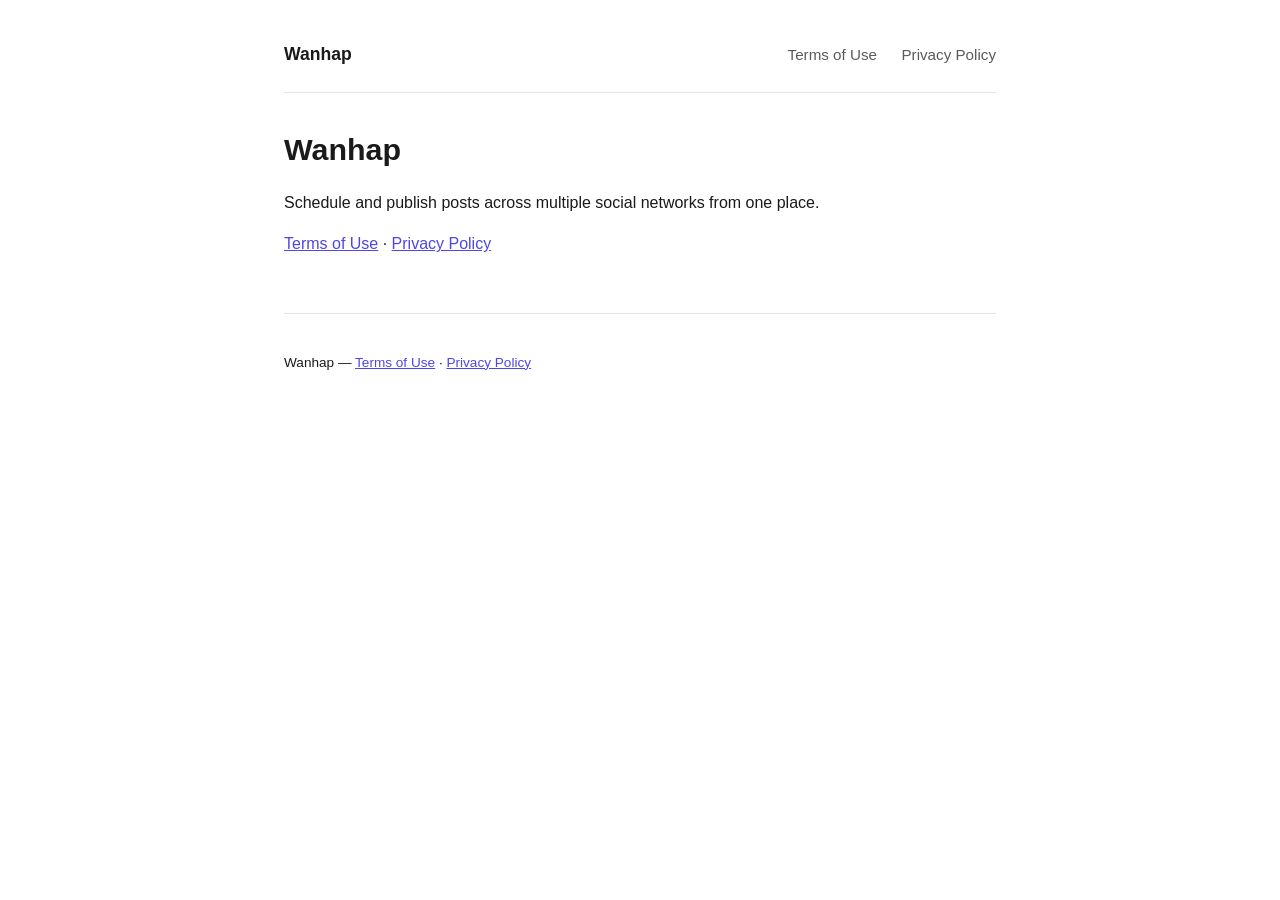
<file: index.html>
<!--
  DRAFT — temporary placeholder homepage, not the final marketing site.
  This page exists only so the site has something to serve at "/" while
  the real landing page is developed.
-->
<!doctype html>
<html lang="en">
<head>
  <meta charset="utf-8" />
  <meta name="viewport" content="width=device-width, initial-scale=1" />
  <title>Wanhap</title>
  <meta name="description" content="Wanhap — schedule and publish posts across multiple social networks." />
  <link rel="stylesheet" href="/assets/style.css" />
</head>
<body>
  <div class="page">
    <header class="site-header">
      <a class="brand" href="/">Wanhap</a>
      <nav>
        <a href="/terms">Terms of Use</a>
        <a href="/privacy">Privacy Policy</a>
      </nav>
    </header>

    <h1>Wanhap</h1>
    <p>Schedule and publish posts across multiple social networks from one place.</p>

    <p>
      <a href="/terms">Terms of Use</a> ·
      <a href="/privacy">Privacy Policy</a>
    </p>

    <footer class="site-footer">
      <p>Wanhap — <a href="/terms">Terms of Use</a> · <a href="/privacy">Privacy Policy</a></p>
    </footer>
  </div>
</body>
</html>
</file>
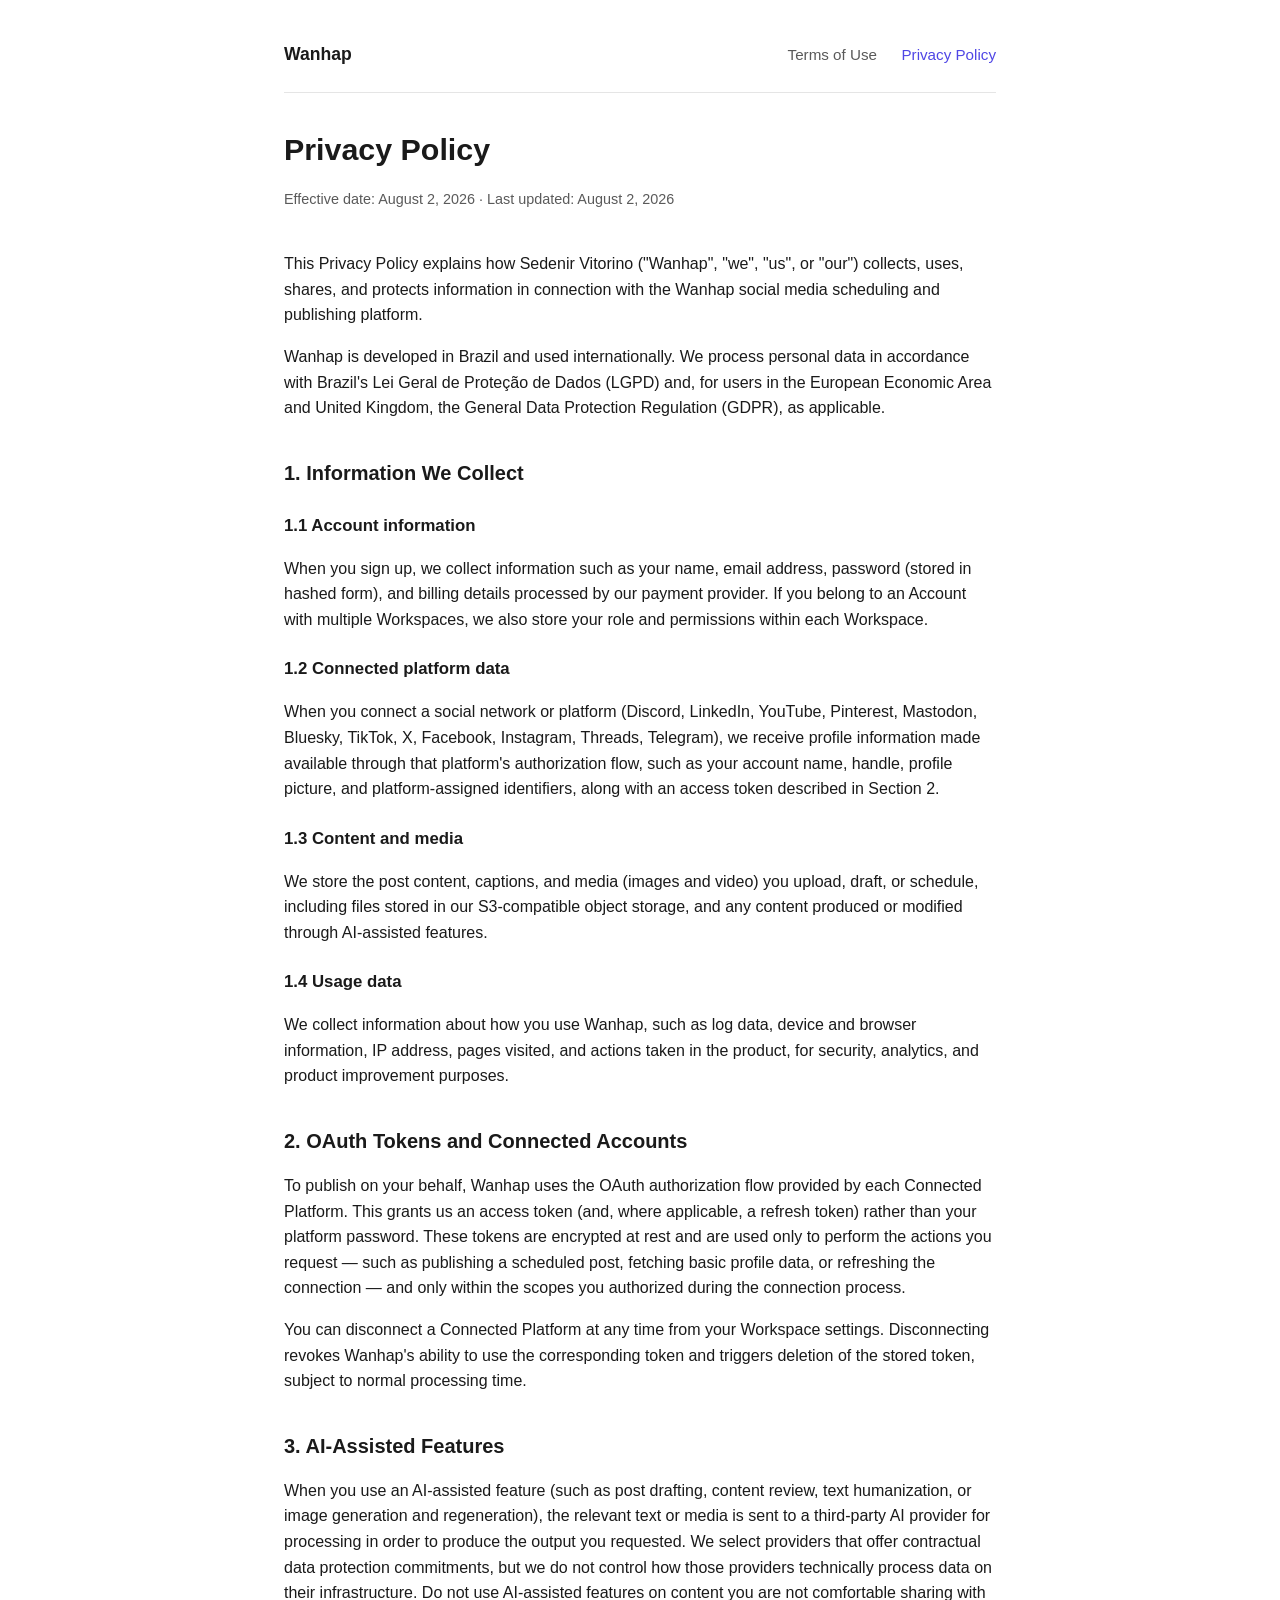
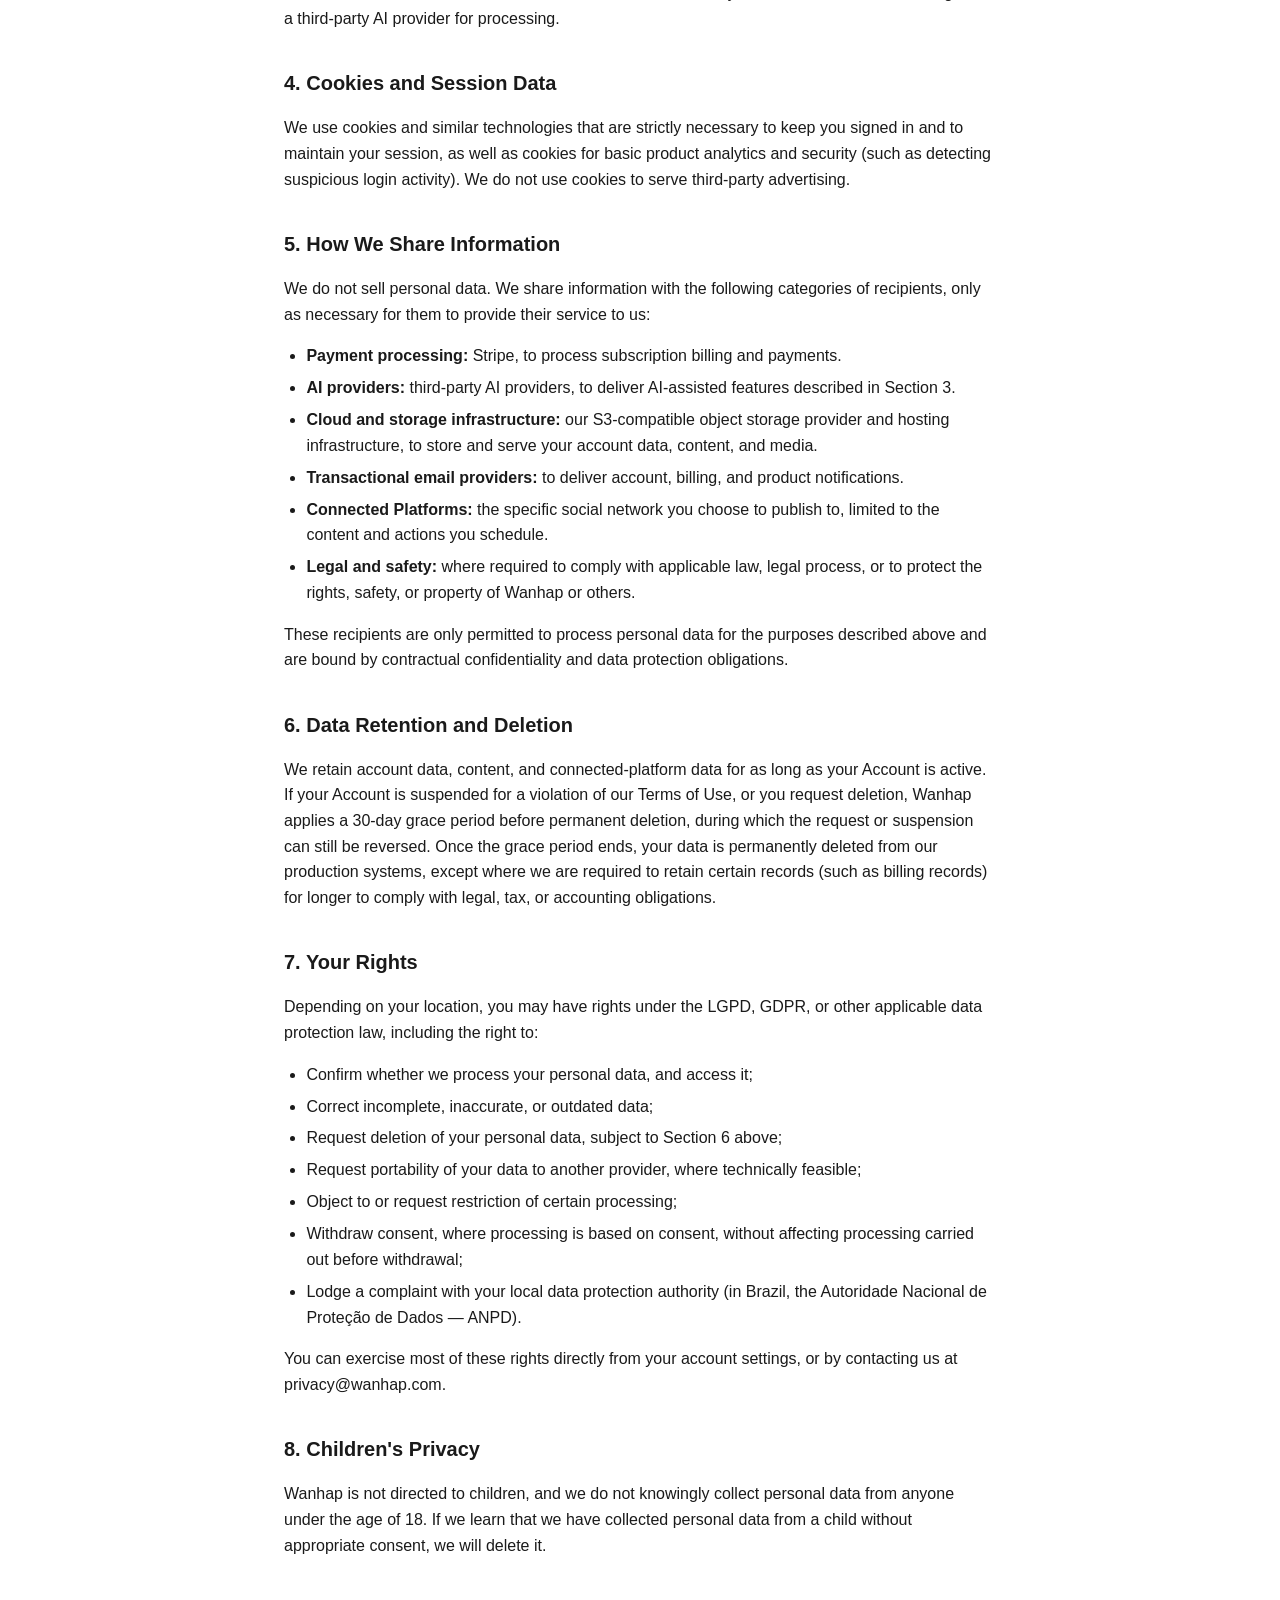
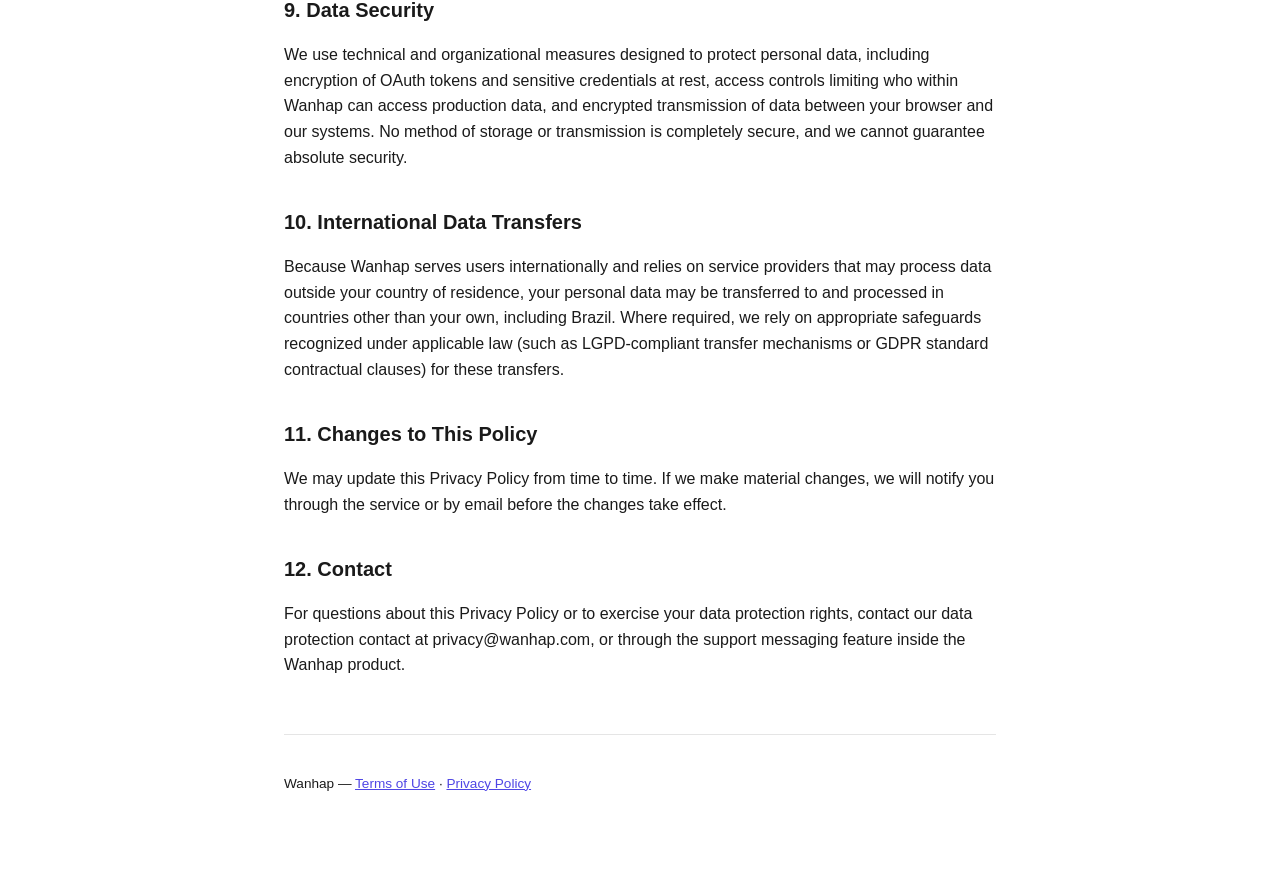
<file: privacy/index.html>
<!--
  DRAFT — requires legal review before production use.
  Generated as starting point, not legal advice.
-->
<!doctype html>
<html lang="en">
<head>
  <meta charset="utf-8" />
  <meta name="viewport" content="width=device-width, initial-scale=1" />
  <title>Privacy Policy — Wanhap</title>
  <meta name="description" content="Wanhap Privacy Policy" />
  <meta name="robots" content="noindex" />
  <link rel="stylesheet" href="/assets/style.css" />
</head>
<body>
  <div class="page">
    <header class="site-header">
      <a class="brand" href="/">Wanhap</a>
      <nav>
        <a href="/terms">Terms of Use</a>
        <a href="/privacy" aria-current="page">Privacy Policy</a>
      </nav>
    </header>

    <h1>Privacy Policy</h1>
    <p class="meta">Effective date: August 2, 2026 · Last updated: August 2, 2026</p>

    <p>This Privacy Policy explains how Sedenir Vitorino ("Wanhap", "we", "us", or "our") collects, uses, shares, and protects information in connection with the Wanhap social media scheduling and publishing platform.</p>
    <p>Wanhap is developed in Brazil and used internationally. We process personal data in accordance with Brazil's Lei Geral de Proteção de Dados (LGPD) and, for users in the European Economic Area and United Kingdom, the General Data Protection Regulation (GDPR), as applicable.</p>

    <h2>1. Information We Collect</h2>
    <h3>1.1 Account information</h3>
    <p>When you sign up, we collect information such as your name, email address, password (stored in hashed form), and billing details processed by our payment provider. If you belong to an Account with multiple Workspaces, we also store your role and permissions within each Workspace.</p>
    <h3>1.2 Connected platform data</h3>
    <p>When you connect a social network or platform (Discord, LinkedIn, YouTube, Pinterest, Mastodon, Bluesky, TikTok, X, Facebook, Instagram, Threads, Telegram), we receive profile information made available through that platform's authorization flow, such as your account name, handle, profile picture, and platform-assigned identifiers, along with an access token described in Section 2.</p>
    <h3>1.3 Content and media</h3>
    <p>We store the post content, captions, and media (images and video) you upload, draft, or schedule, including files stored in our S3-compatible object storage, and any content produced or modified through AI-assisted features.</p>
    <h3>1.4 Usage data</h3>
    <p>We collect information about how you use Wanhap, such as log data, device and browser information, IP address, pages visited, and actions taken in the product, for security, analytics, and product improvement purposes.</p>

    <h2>2. OAuth Tokens and Connected Accounts</h2>
    <p>To publish on your behalf, Wanhap uses the OAuth authorization flow provided by each Connected Platform. This grants us an access token (and, where applicable, a refresh token) rather than your platform password. These tokens are encrypted at rest and are used only to perform the actions you request — such as publishing a scheduled post, fetching basic profile data, or refreshing the connection — and only within the scopes you authorized during the connection process.</p>
    <p>You can disconnect a Connected Platform at any time from your Workspace settings. Disconnecting revokes Wanhap's ability to use the corresponding token and triggers deletion of the stored token, subject to normal processing time.</p>

    <h2>3. AI-Assisted Features</h2>
    <p>When you use an AI-assisted feature (such as post drafting, content review, text humanization, or image generation and regeneration), the relevant text or media is sent to a third-party AI provider for processing in order to produce the output you requested. We select providers that offer contractual data protection commitments, but we do not control how those providers technically process data on their infrastructure. Do not use AI-assisted features on content you are not comfortable sharing with a third-party AI provider for processing.</p>

    <h2>4. Cookies and Session Data</h2>
    <p>We use cookies and similar technologies that are strictly necessary to keep you signed in and to maintain your session, as well as cookies for basic product analytics and security (such as detecting suspicious login activity). We do not use cookies to serve third-party advertising.</p>

    <h2>5. How We Share Information</h2>
    <p>We do not sell personal data. We share information with the following categories of recipients, only as necessary for them to provide their service to us:</p>
    <ul>
      <li><strong>Payment processing:</strong> Stripe, to process subscription billing and payments.</li>
      <li><strong>AI providers:</strong> third-party AI providers, to deliver AI-assisted features described in Section 3.</li>
      <li><strong>Cloud and storage infrastructure:</strong> our S3-compatible object storage provider and hosting infrastructure, to store and serve your account data, content, and media.</li>
      <li><strong>Transactional email providers:</strong> to deliver account, billing, and product notifications.</li>
      <li><strong>Connected Platforms:</strong> the specific social network you choose to publish to, limited to the content and actions you schedule.</li>
      <li><strong>Legal and safety:</strong> where required to comply with applicable law, legal process, or to protect the rights, safety, or property of Wanhap or others.</li>
    </ul>
    <p>These recipients are only permitted to process personal data for the purposes described above and are bound by contractual confidentiality and data protection obligations.</p>

    <h2>6. Data Retention and Deletion</h2>
    <p>We retain account data, content, and connected-platform data for as long as your Account is active. If your Account is suspended for a violation of our Terms of Use, or you request deletion, Wanhap applies a 30-day grace period before permanent deletion, during which the request or suspension can still be reversed. Once the grace period ends, your data is permanently deleted from our production systems, except where we are required to retain certain records (such as billing records) for longer to comply with legal, tax, or accounting obligations.</p>

    <h2>7. Your Rights</h2>
    <p>Depending on your location, you may have rights under the LGPD, GDPR, or other applicable data protection law, including the right to:</p>
    <ul>
      <li>Confirm whether we process your personal data, and access it;</li>
      <li>Correct incomplete, inaccurate, or outdated data;</li>
      <li>Request deletion of your personal data, subject to Section 6 above;</li>
      <li>Request portability of your data to another provider, where technically feasible;</li>
      <li>Object to or request restriction of certain processing;</li>
      <li>Withdraw consent, where processing is based on consent, without affecting processing carried out before withdrawal;</li>
      <li>Lodge a complaint with your local data protection authority (in Brazil, the Autoridade Nacional de Proteção de Dados — ANPD).</li>
    </ul>
    <p>You can exercise most of these rights directly from your account settings, or by contacting us at privacy@wanhap.com.</p>

    <h2>8. Children's Privacy</h2>
    <p>Wanhap is not directed to children, and we do not knowingly collect personal data from anyone under the age of 18. If we learn that we have collected personal data from a child without appropriate consent, we will delete it.</p>

    <h2>9. Data Security</h2>
    <p>We use technical and organizational measures designed to protect personal data, including encryption of OAuth tokens and sensitive credentials at rest, access controls limiting who within Wanhap can access production data, and encrypted transmission of data between your browser and our systems. No method of storage or transmission is completely secure, and we cannot guarantee absolute security.</p>

    <h2>10. International Data Transfers</h2>
    <p>Because Wanhap serves users internationally and relies on service providers that may process data outside your country of residence, your personal data may be transferred to and processed in countries other than your own, including Brazil. Where required, we rely on appropriate safeguards recognized under applicable law (such as LGPD-compliant transfer mechanisms or GDPR standard contractual clauses) for these transfers.</p>

    <h2>11. Changes to This Policy</h2>
    <p>We may update this Privacy Policy from time to time. If we make material changes, we will notify you through the service or by email before the changes take effect.</p>

    <h2>12. Contact</h2>
    <p>For questions about this Privacy Policy or to exercise your data protection rights, contact our data protection contact at privacy@wanhap.com, or through the support messaging feature inside the Wanhap product.</p>

    <footer class="site-footer">
      <p>Wanhap — <a href="/terms">Terms of Use</a> · <a href="/privacy">Privacy Policy</a></p>
    </footer>
  </div>
</body>
</html>
</file>
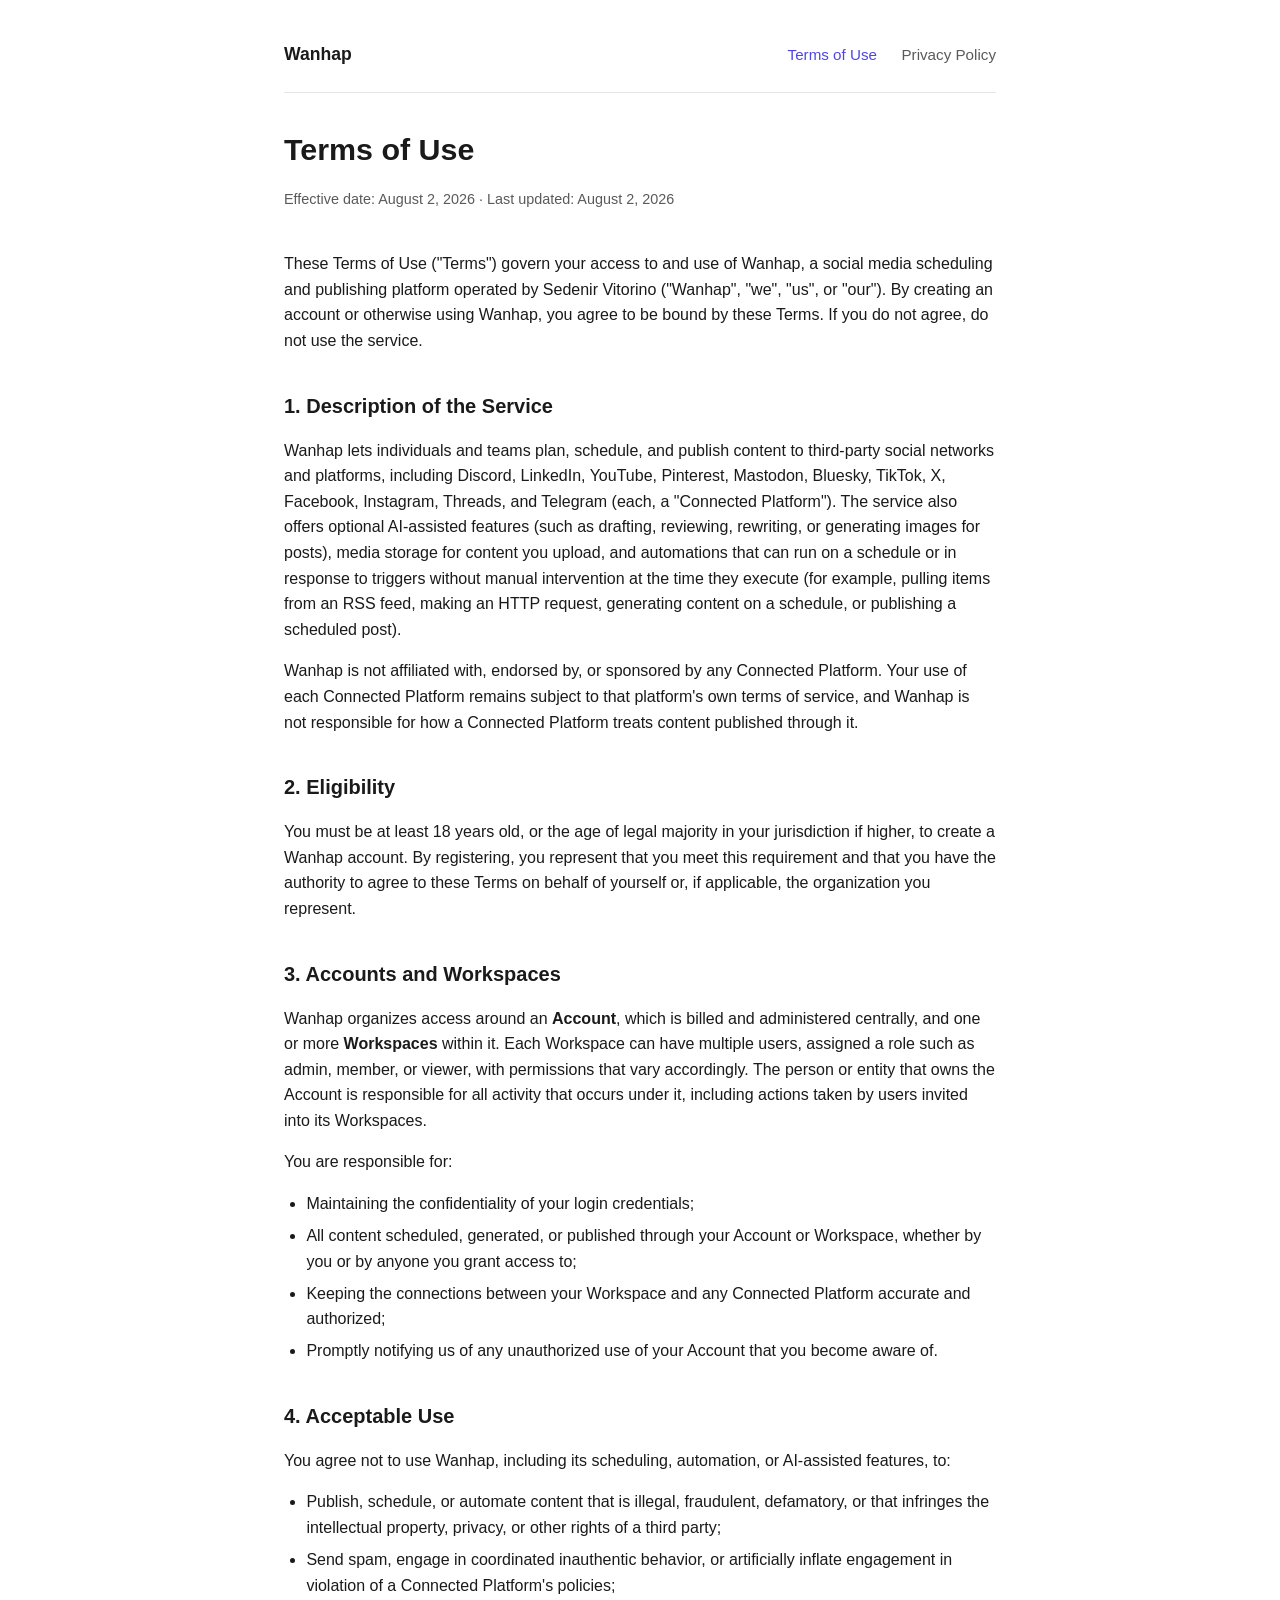
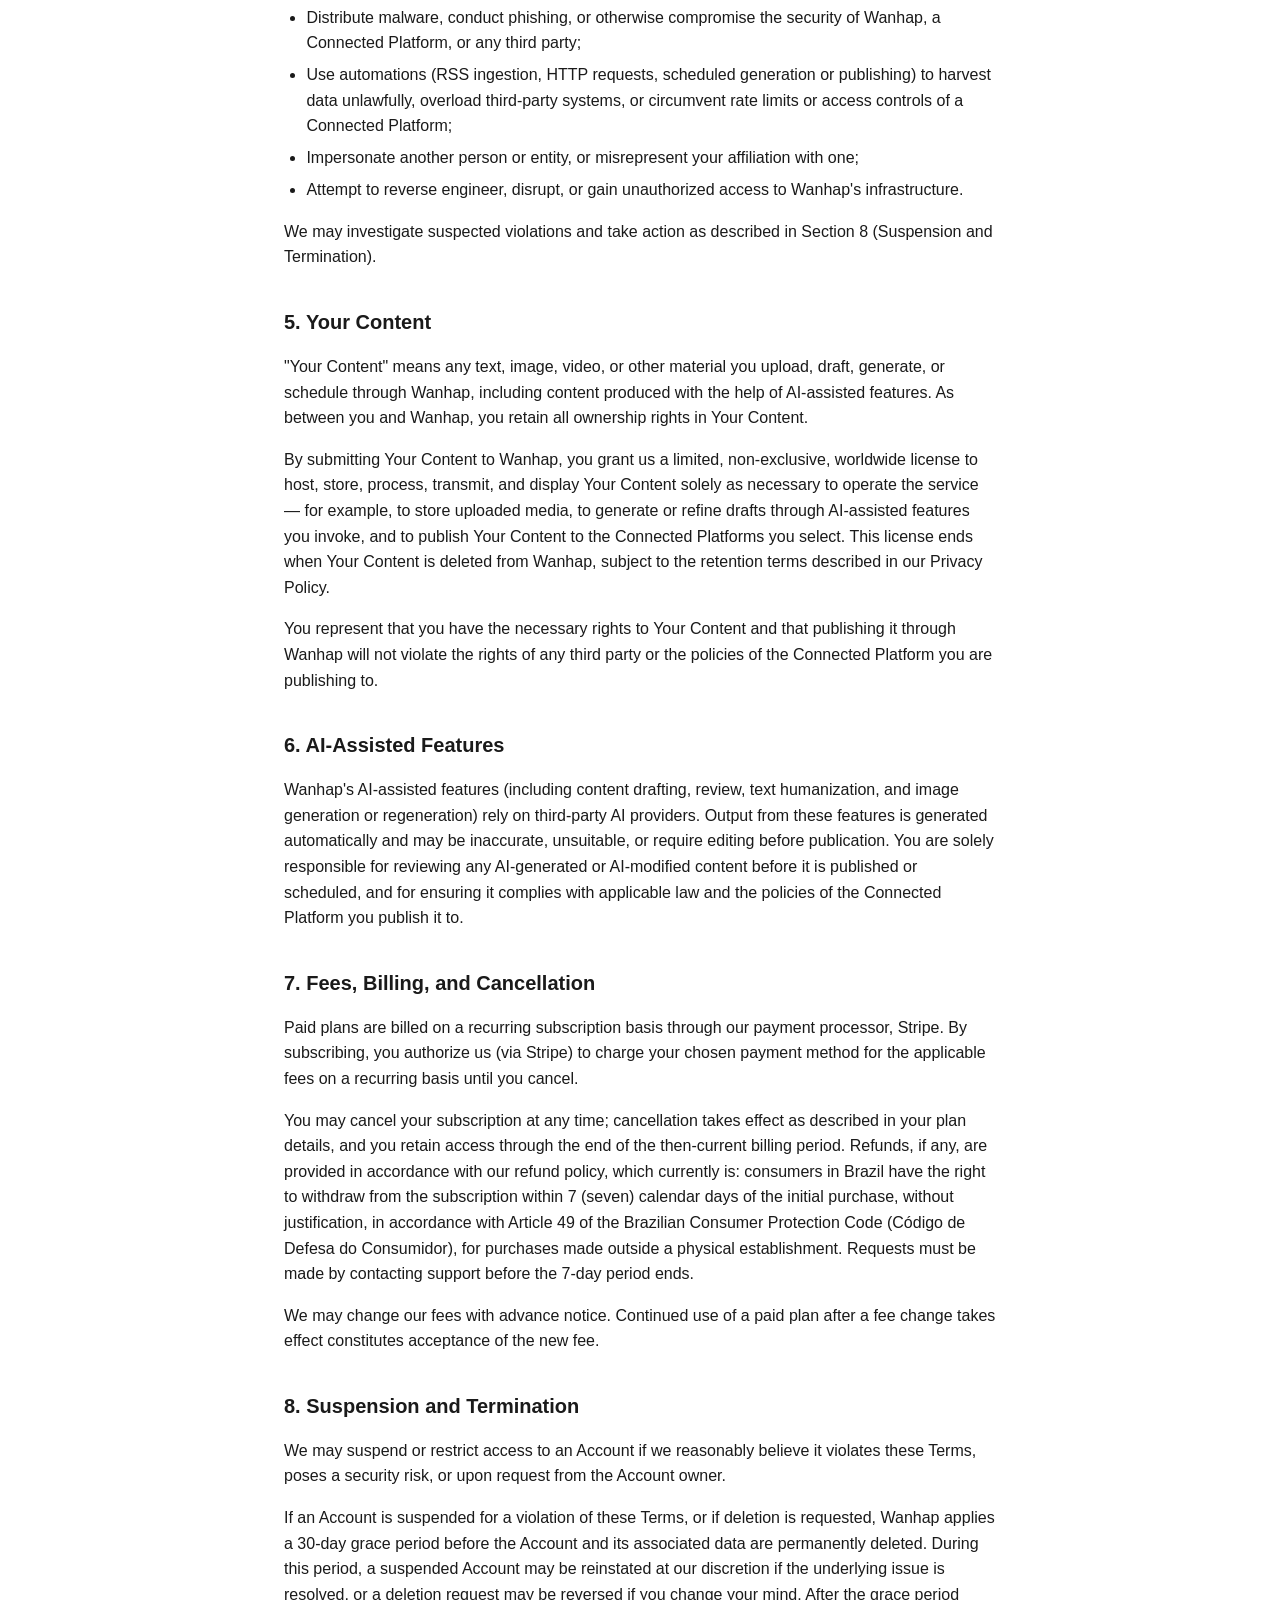
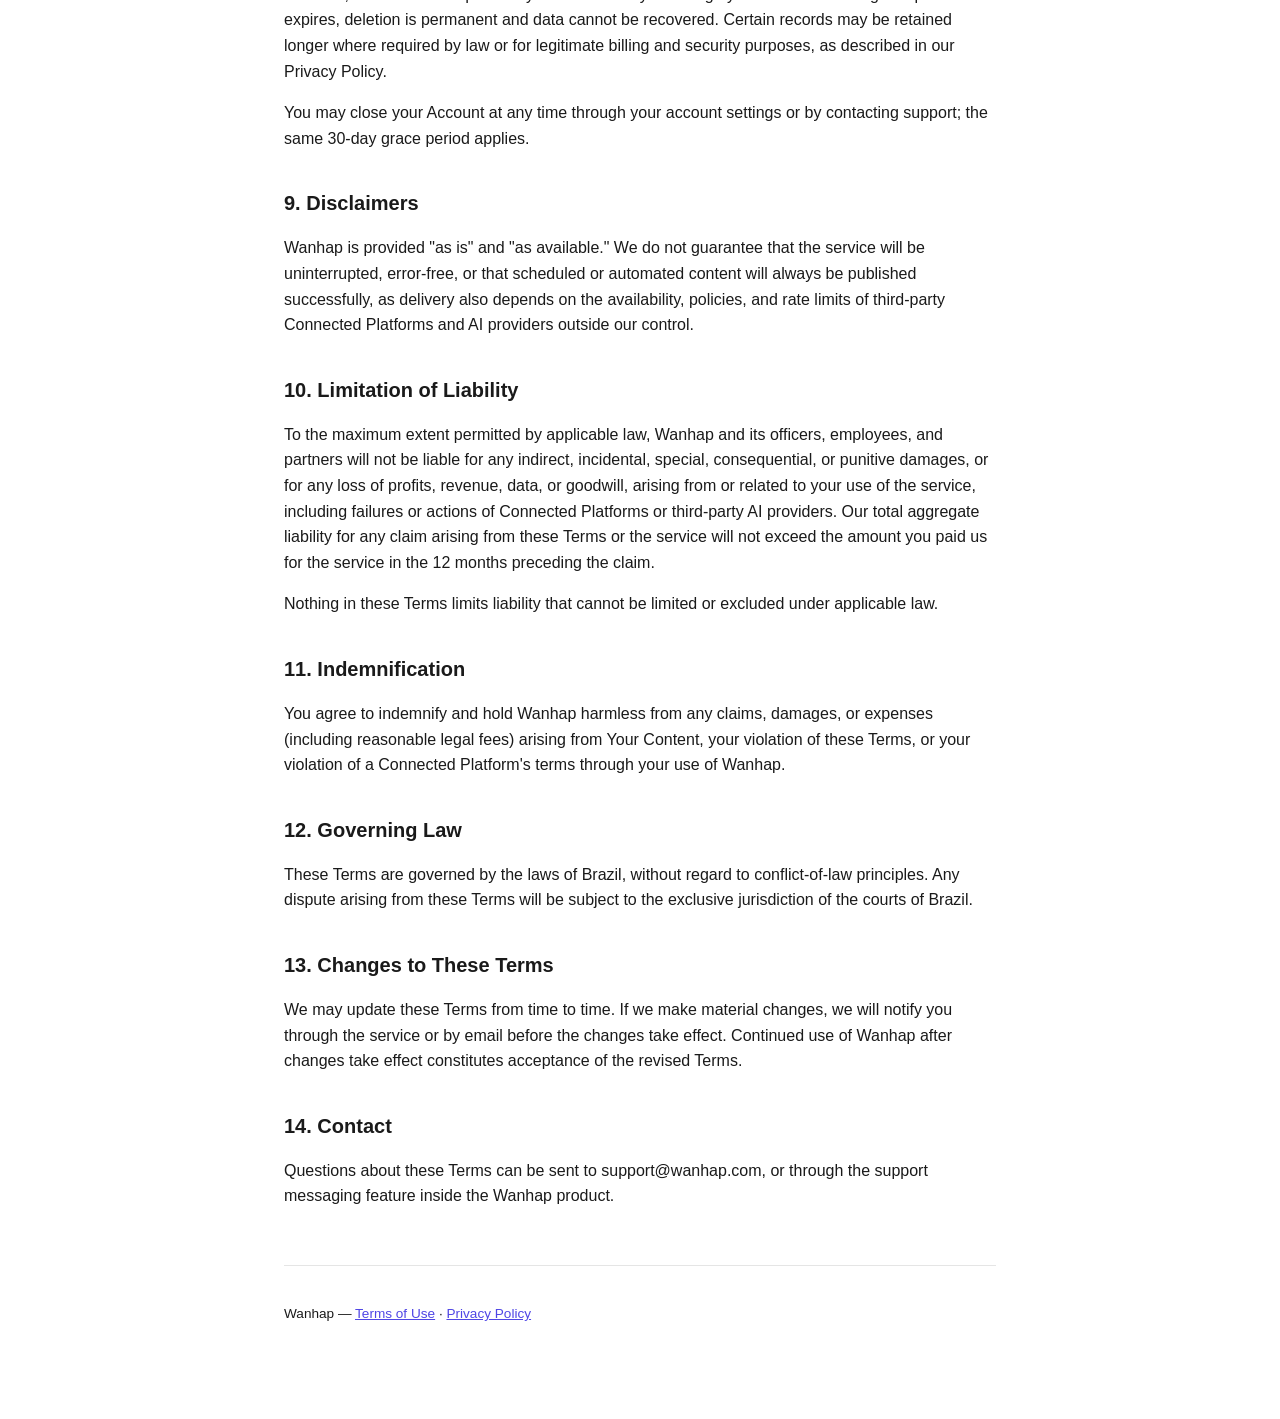
<file: terms/index.html>
<!--
  DRAFT — requires legal review before production use.
  Generated as starting point, not legal advice.
-->
<!doctype html>
<html lang="en">
<head>
  <meta charset="utf-8" />
  <meta name="viewport" content="width=device-width, initial-scale=1" />
  <title>Terms of Use — Wanhap</title>
  <meta name="description" content="Wanhap Terms of Use" />
  <meta name="robots" content="noindex" />
  <link rel="stylesheet" href="/assets/style.css" />
</head>
<body>
  <div class="page">
    <header class="site-header">
      <a class="brand" href="/">Wanhap</a>
      <nav>
        <a href="/terms" aria-current="page">Terms of Use</a>
        <a href="/privacy">Privacy Policy</a>
      </nav>
    </header>

    <h1>Terms of Use</h1>
    <p class="meta">Effective date: August 2, 2026 · Last updated: August 2, 2026</p>

    <p>These Terms of Use ("Terms") govern your access to and use of Wanhap, a social media scheduling and publishing platform operated by Sedenir Vitorino ("Wanhap", "we", "us", or "our"). By creating an account or otherwise using Wanhap, you agree to be bound by these Terms. If you do not agree, do not use the service.</p>

    <h2>1. Description of the Service</h2>
    <p>Wanhap lets individuals and teams plan, schedule, and publish content to third-party social networks and platforms, including Discord, LinkedIn, YouTube, Pinterest, Mastodon, Bluesky, TikTok, X, Facebook, Instagram, Threads, and Telegram (each, a "Connected Platform"). The service also offers optional AI-assisted features (such as drafting, reviewing, rewriting, or generating images for posts), media storage for content you upload, and automations that can run on a schedule or in response to triggers without manual intervention at the time they execute (for example, pulling items from an RSS feed, making an HTTP request, generating content on a schedule, or publishing a scheduled post).</p>
    <p>Wanhap is not affiliated with, endorsed by, or sponsored by any Connected Platform. Your use of each Connected Platform remains subject to that platform's own terms of service, and Wanhap is not responsible for how a Connected Platform treats content published through it.</p>

    <h2>2. Eligibility</h2>
    <p>You must be at least 18 years old, or the age of legal majority in your jurisdiction if higher, to create a Wanhap account. By registering, you represent that you meet this requirement and that you have the authority to agree to these Terms on behalf of yourself or, if applicable, the organization you represent.</p>

    <h2>3. Accounts and Workspaces</h2>
    <p>Wanhap organizes access around an <strong>Account</strong>, which is billed and administered centrally, and one or more <strong>Workspaces</strong> within it. Each Workspace can have multiple users, assigned a role such as admin, member, or viewer, with permissions that vary accordingly. The person or entity that owns the Account is responsible for all activity that occurs under it, including actions taken by users invited into its Workspaces.</p>
    <p>You are responsible for:</p>
    <ul>
      <li>Maintaining the confidentiality of your login credentials;</li>
      <li>All content scheduled, generated, or published through your Account or Workspace, whether by you or by anyone you grant access to;</li>
      <li>Keeping the connections between your Workspace and any Connected Platform accurate and authorized;</li>
      <li>Promptly notifying us of any unauthorized use of your Account that you become aware of.</li>
    </ul>

    <h2>4. Acceptable Use</h2>
    <p>You agree not to use Wanhap, including its scheduling, automation, or AI-assisted features, to:</p>
    <ul>
      <li>Publish, schedule, or automate content that is illegal, fraudulent, defamatory, or that infringes the intellectual property, privacy, or other rights of a third party;</li>
      <li>Send spam, engage in coordinated inauthentic behavior, or artificially inflate engagement in violation of a Connected Platform's policies;</li>
      <li>Distribute malware, conduct phishing, or otherwise compromise the security of Wanhap, a Connected Platform, or any third party;</li>
      <li>Use automations (RSS ingestion, HTTP requests, scheduled generation or publishing) to harvest data unlawfully, overload third-party systems, or circumvent rate limits or access controls of a Connected Platform;</li>
      <li>Impersonate another person or entity, or misrepresent your affiliation with one;</li>
      <li>Attempt to reverse engineer, disrupt, or gain unauthorized access to Wanhap's infrastructure.</li>
    </ul>
    <p>We may investigate suspected violations and take action as described in Section 8 (Suspension and Termination).</p>

    <h2>5. Your Content</h2>
    <p>"Your Content" means any text, image, video, or other material you upload, draft, generate, or schedule through Wanhap, including content produced with the help of AI-assisted features. As between you and Wanhap, you retain all ownership rights in Your Content.</p>
    <p>By submitting Your Content to Wanhap, you grant us a limited, non-exclusive, worldwide license to host, store, process, transmit, and display Your Content solely as necessary to operate the service — for example, to store uploaded media, to generate or refine drafts through AI-assisted features you invoke, and to publish Your Content to the Connected Platforms you select. This license ends when Your Content is deleted from Wanhap, subject to the retention terms described in our Privacy Policy.</p>
    <p>You represent that you have the necessary rights to Your Content and that publishing it through Wanhap will not violate the rights of any third party or the policies of the Connected Platform you are publishing to.</p>

    <h2>6. AI-Assisted Features</h2>
    <p>Wanhap's AI-assisted features (including content drafting, review, text humanization, and image generation or regeneration) rely on third-party AI providers. Output from these features is generated automatically and may be inaccurate, unsuitable, or require editing before publication. You are solely responsible for reviewing any AI-generated or AI-modified content before it is published or scheduled, and for ensuring it complies with applicable law and the policies of the Connected Platform you publish it to.</p>

    <h2>7. Fees, Billing, and Cancellation</h2>
    <p>Paid plans are billed on a recurring subscription basis through our payment processor, Stripe. By subscribing, you authorize us (via Stripe) to charge your chosen payment method for the applicable fees on a recurring basis until you cancel.</p>
    <p>You may cancel your subscription at any time; cancellation takes effect as described in your plan details, and you retain access through the end of the then-current billing period. Refunds, if any, are provided in accordance with our refund policy, which currently is: consumers in Brazil have the right to withdraw from the subscription within 7 (seven) calendar days of the initial purchase, without justification, in accordance with Article 49 of the Brazilian Consumer Protection Code (Código de Defesa do Consumidor), for purchases made outside a physical establishment. Requests must be made by contacting support before the 7-day period ends.</p>
    <p>We may change our fees with advance notice. Continued use of a paid plan after a fee change takes effect constitutes acceptance of the new fee.</p>

    <h2>8. Suspension and Termination</h2>
    <p>We may suspend or restrict access to an Account if we reasonably believe it violates these Terms, poses a security risk, or upon request from the Account owner.</p>
    <p>If an Account is suspended for a violation of these Terms, or if deletion is requested, Wanhap applies a 30-day grace period before the Account and its associated data are permanently deleted. During this period, a suspended Account may be reinstated at our discretion if the underlying issue is resolved, or a deletion request may be reversed if you change your mind. After the grace period expires, deletion is permanent and data cannot be recovered. Certain records may be retained longer where required by law or for legitimate billing and security purposes, as described in our Privacy Policy.</p>
    <p>You may close your Account at any time through your account settings or by contacting support; the same 30-day grace period applies.</p>

    <h2>9. Disclaimers</h2>
    <p>Wanhap is provided "as is" and "as available." We do not guarantee that the service will be uninterrupted, error-free, or that scheduled or automated content will always be published successfully, as delivery also depends on the availability, policies, and rate limits of third-party Connected Platforms and AI providers outside our control.</p>

    <h2>10. Limitation of Liability</h2>
    <p>To the maximum extent permitted by applicable law, Wanhap and its officers, employees, and partners will not be liable for any indirect, incidental, special, consequential, or punitive damages, or for any loss of profits, revenue, data, or goodwill, arising from or related to your use of the service, including failures or actions of Connected Platforms or third-party AI providers. Our total aggregate liability for any claim arising from these Terms or the service will not exceed the amount you paid us for the service in the 12 months preceding the claim.</p>
    <p>Nothing in these Terms limits liability that cannot be limited or excluded under applicable law.</p>

    <h2>11. Indemnification</h2>
    <p>You agree to indemnify and hold Wanhap harmless from any claims, damages, or expenses (including reasonable legal fees) arising from Your Content, your violation of these Terms, or your violation of a Connected Platform's terms through your use of Wanhap.</p>

    <h2>12. Governing Law</h2>
    <p>These Terms are governed by the laws of Brazil, without regard to conflict-of-law principles. Any dispute arising from these Terms will be subject to the exclusive jurisdiction of the courts of Brazil.</p>

    <h2>13. Changes to These Terms</h2>
    <p>We may update these Terms from time to time. If we make material changes, we will notify you through the service or by email before the changes take effect. Continued use of Wanhap after changes take effect constitutes acceptance of the revised Terms.</p>

    <h2>14. Contact</h2>
    <p>Questions about these Terms can be sent to support@wanhap.com, or through the support messaging feature inside the Wanhap product.</p>

    <footer class="site-footer">
      <p>Wanhap — <a href="/terms">Terms of Use</a> · <a href="/privacy">Privacy Policy</a></p>
    </footer>
  </div>
</body>
</html>
</file>
<file: assets/style.css>
:root {
  color-scheme: light dark;
  --bg: #ffffff;
  --fg: #1a1a1a;
  --muted: #5a5a5a;
  --accent: #4f46e5;
  --border: #e5e5e5;
  --code-bg: #f5f5f7;
}

@media (prefers-color-scheme: dark) {
  :root {
    --bg: #111114;
    --fg: #ededed;
    --muted: #a5a5a5;
    --accent: #8583ff;
    --border: #2a2a2e;
    --code-bg: #1c1c20;
  }
}

* {
  box-sizing: border-box;
}

body {
  margin: 0;
  background: var(--bg);
  color: var(--fg);
  font-family: -apple-system, BlinkMacSystemFont, "Segoe UI", Roboto, Helvetica, Arial, sans-serif;
  line-height: 1.6;
}

.page {
  max-width: 760px;
  margin: 0 auto;
  padding: 2.5rem 1.5rem 5rem;
}

header.site-header {
  display: flex;
  align-items: baseline;
  justify-content: space-between;
  flex-wrap: wrap;
  gap: 0.5rem 1.5rem;
  padding-bottom: 1.5rem;
  margin-bottom: 2rem;
  border-bottom: 1px solid var(--border);
}

header.site-header .brand {
  font-weight: 700;
  font-size: 1.1rem;
  color: var(--fg);
  text-decoration: none;
}

header.site-header nav a {
  color: var(--muted);
  text-decoration: none;
  margin-left: 1.25rem;
  font-size: 0.95rem;
}

header.site-header nav a:hover,
header.site-header nav a[aria-current="page"] {
  color: var(--accent);
}

h1 {
  font-size: 1.9rem;
  margin-bottom: 0.25rem;
}

.meta {
  color: var(--muted);
  font-size: 0.9rem;
  margin-bottom: 2.5rem;
}

h2 {
  font-size: 1.25rem;
  margin-top: 2.25rem;
  margin-bottom: 0.75rem;
}

h3 {
  font-size: 1.05rem;
  margin-top: 1.5rem;
  margin-bottom: 0.5rem;
}

p, li {
  color: var(--fg);
}

ul, ol {
  padding-left: 1.4rem;
}

li {
  margin-bottom: 0.4rem;
}

a {
  color: var(--accent);
}

.placeholder {
  background: var(--code-bg);
  border-radius: 4px;
  padding: 0.05rem 0.35rem;
  font-family: ui-monospace, SFMono-Regular, Menlo, Consolas, monospace;
  font-size: 0.92em;
}

footer.site-footer {
  margin-top: 3.5rem;
  padding-top: 1.5rem;
  border-top: 1px solid var(--border);
  color: var(--muted);
  font-size: 0.85rem;
}
</file>
